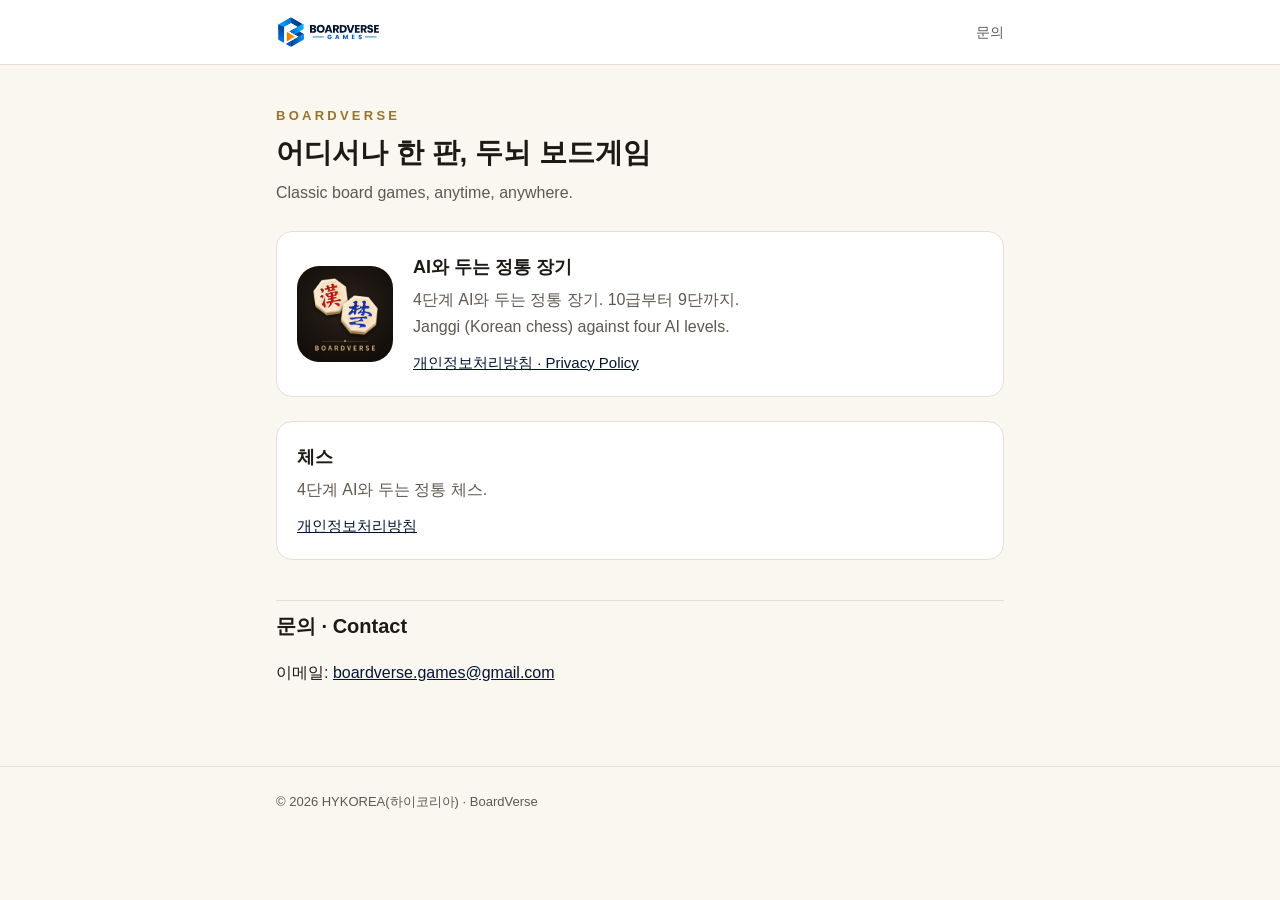
<file: index.html>
<!doctype html>
<html lang="ko">
<head>
<meta charset="utf-8">
<meta name="viewport" content="width=device-width, initial-scale=1">
<title>BoardVerse Games</title>
<meta name="description" content="어디서나 한 판, 두뇌 보드게임. Classic board games, anytime, anywhere.">
<link rel="icon" href="assets/boardverse-symbol.svg" type="image/svg+xml">
<link rel="stylesheet" href="assets/site.css">
</head>
<body>
<header class="site">
  <div class="wrap">
    <a href="./"><img src="assets/boardverse-logo.svg" alt="BoardVerse Games"></a>
    <nav><a href="#contact">문의</a></nav>
  </div>
</header>
<main>
  <div class="wrap">
    <p class="eyebrow">BOARDVERSE</p>
    <h1>어디서나 한 판, 두뇌 보드게임</h1>
    <p class="lead">Classic board games, anytime, anywhere.</p>

    <div class="card">
      <img src="assets/janggi-icon.png" alt="장기 앱 아이콘">
      <div>
        <h3>AI와 두는 정통 장기</h3>
        <p>4단계 AI와 두는 정통 장기. 10급부터 9단까지.<br>Janggi (Korean chess) against four AI levels.</p>
        <div class="links">
          <a href="janggi/privacy/">개인정보처리방침 · Privacy Policy</a>
        </div>
      </div>
    </div>

    <div class="card">
      <div>
        <h3>체스</h3>
        <p>4단계 AI와 두는 정통 체스.</p>
        <div class="links">
          <a href="chess/privacy/">개인정보처리방침</a>
        </div>
      </div>
    </div>

    <h2 id="contact">문의 · Contact</h2>
    <p>이메일: <a href="mailto:boardverse.games@gmail.com">boardverse.games@gmail.com</a></p>
  </div>
</main>
<footer>
  <div class="wrap">© 2026 HYKOREA(하이코리아) · BoardVerse</div>
</footer>
</body>
</html>
</file>
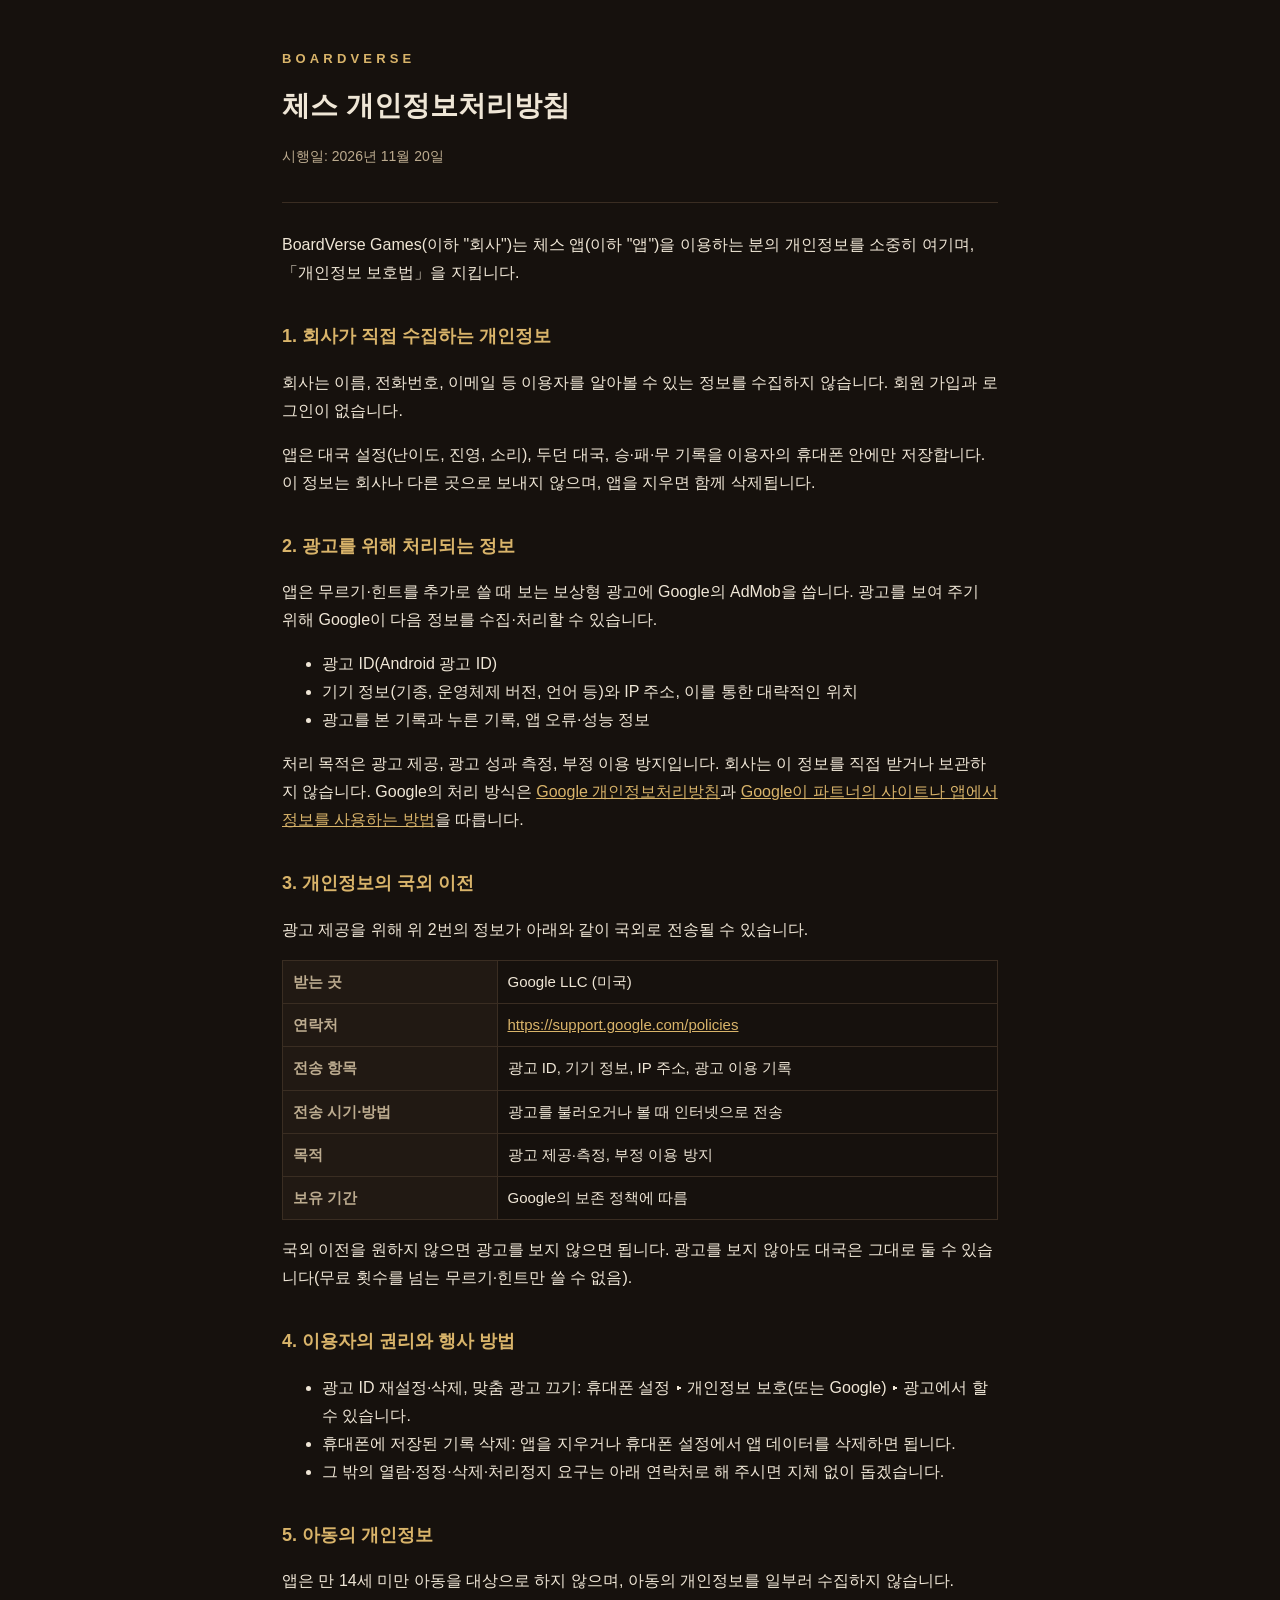
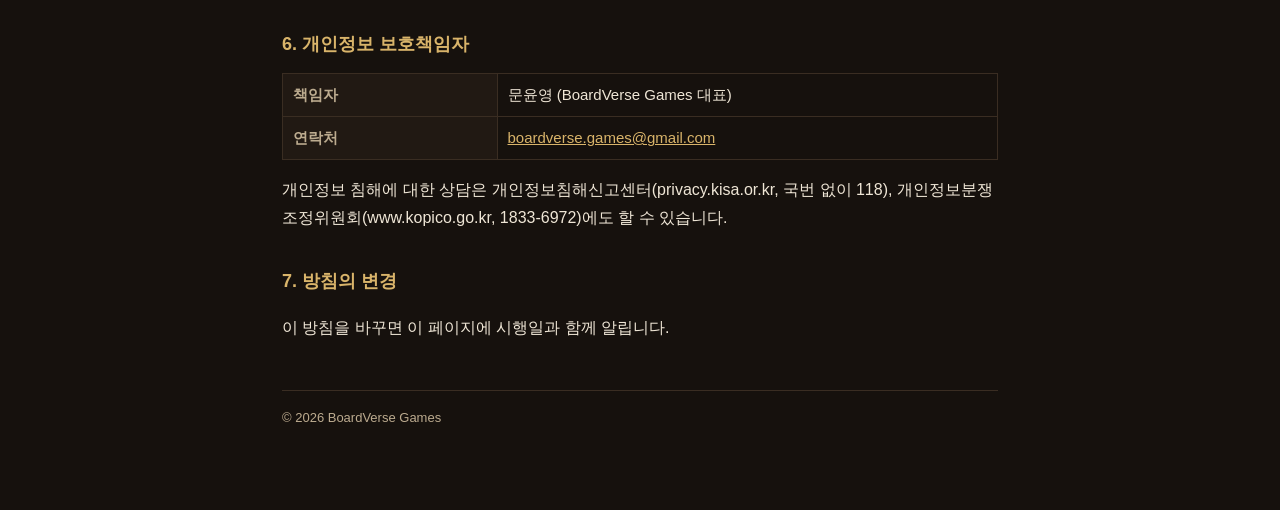
<file: chess/privacy/index.html>
<!DOCTYPE html>
<html lang="ko"><head><meta charset="utf-8"><meta name="viewport" content="width=device-width,initial-scale=1">
<title>체스 개인정보처리방침 · BoardVerse Games</title><link rel="stylesheet" href="/style.css"></head>
<body><main>
<header><div class="brand">BOARDVERSE</div><h1>체스 개인정보처리방침</h1><p class="mute">시행일: 2026년 11월 20일</p></header>

<p>BoardVerse Games(이하 "회사")는 체스 앱(이하 "앱")을 이용하는 분의 개인정보를 소중히 여기며, 「개인정보 보호법」을 지킵니다.</p>

<h2>1. 회사가 직접 수집하는 개인정보</h2>
<p>회사는 이름, 전화번호, 이메일 등 이용자를 알아볼 수 있는 정보를 수집하지 않습니다. 회원 가입과 로그인이 없습니다.</p>
<p>앱은 대국 설정(난이도, 진영, 소리), 두던 대국, 승·패·무 기록을 이용자의 휴대폰 안에만 저장합니다. 이 정보는 회사나 다른 곳으로 보내지 않으며, 앱을 지우면 함께 삭제됩니다.</p>

<h2>2. 광고를 위해 처리되는 정보</h2>
<p>앱은 무르기·힌트를 추가로 쓸 때 보는 보상형 광고에 Google의 AdMob을 씁니다. 광고를 보여 주기 위해 Google이 다음 정보를 수집·처리할 수 있습니다.</p>
<ul>
<li>광고 ID(Android 광고 ID)</li>
<li>기기 정보(기종, 운영체제 버전, 언어 등)와 IP 주소, 이를 통한 대략적인 위치</li>
<li>광고를 본 기록과 누른 기록, 앱 오류·성능 정보</li>
</ul>
<p>처리 목적은 광고 제공, 광고 성과 측정, 부정 이용 방지입니다. 회사는 이 정보를 직접 받거나 보관하지 않습니다. Google의 처리 방식은 <a href="https://policies.google.com/privacy">Google 개인정보처리방침</a>과 <a href="https://policies.google.com/technologies/partner-sites">Google이 파트너의 사이트나 앱에서 정보를 사용하는 방법</a>을 따릅니다.</p>

<h2>3. 개인정보의 국외 이전</h2>
<p>광고 제공을 위해 위 2번의 정보가 아래와 같이 국외로 전송될 수 있습니다.</p>
<table>
<tr><th>받는 곳</th><td>Google LLC (미국)</td></tr>
<tr><th>연락처</th><td><a href="https://support.google.com/policies">https://support.google.com/policies</a></td></tr>
<tr><th>전송 항목</th><td>광고 ID, 기기 정보, IP 주소, 광고 이용 기록</td></tr>
<tr><th>전송 시기·방법</th><td>광고를 불러오거나 볼 때 인터넷으로 전송</td></tr>
<tr><th>목적</th><td>광고 제공·측정, 부정 이용 방지</td></tr>
<tr><th>보유 기간</th><td>Google의 보존 정책에 따름</td></tr>
</table>
<p>국외 이전을 원하지 않으면 광고를 보지 않으면 됩니다. 광고를 보지 않아도 대국은 그대로 둘 수 있습니다(무료 횟수를 넘는 무르기·힌트만 쓸 수 없음).</p>

<h2>4. 이용자의 권리와 행사 방법</h2>
<ul>
<li>광고 ID 재설정·삭제, 맞춤 광고 끄기: 휴대폰 설정 ▸ 개인정보 보호(또는 Google) ▸ 광고에서 할 수 있습니다.</li>
<li>휴대폰에 저장된 기록 삭제: 앱을 지우거나 휴대폰 설정에서 앱 데이터를 삭제하면 됩니다.</li>
<li>그 밖의 열람·정정·삭제·처리정지 요구는 아래 연락처로 해 주시면 지체 없이 돕겠습니다.</li>
</ul>

<h2>5. 아동의 개인정보</h2>
<p>앱은 만 14세 미만 아동을 대상으로 하지 않으며, 아동의 개인정보를 일부러 수집하지 않습니다.</p>

<h2>6. 개인정보 보호책임자</h2>
<table>
<tr><th>책임자</th><td>문윤영 (BoardVerse Games 대표)</td></tr>
<tr><th>연락처</th><td><a href="mailto:boardverse.games@gmail.com">boardverse.games@gmail.com</a></td></tr>
</table>
<p>개인정보 침해에 대한 상담은 개인정보침해신고센터(privacy.kisa.or.kr, 국번 없이 118), 개인정보분쟁조정위원회(www.kopico.go.kr, 1833-6972)에도 할 수 있습니다.</p>

<h2>7. 방침의 변경</h2>
<p>이 방침을 바꾸면 이 페이지에 시행일과 함께 알립니다.</p>

<footer>© 2026 BoardVerse Games</footer>
</main></body></html>
</file>
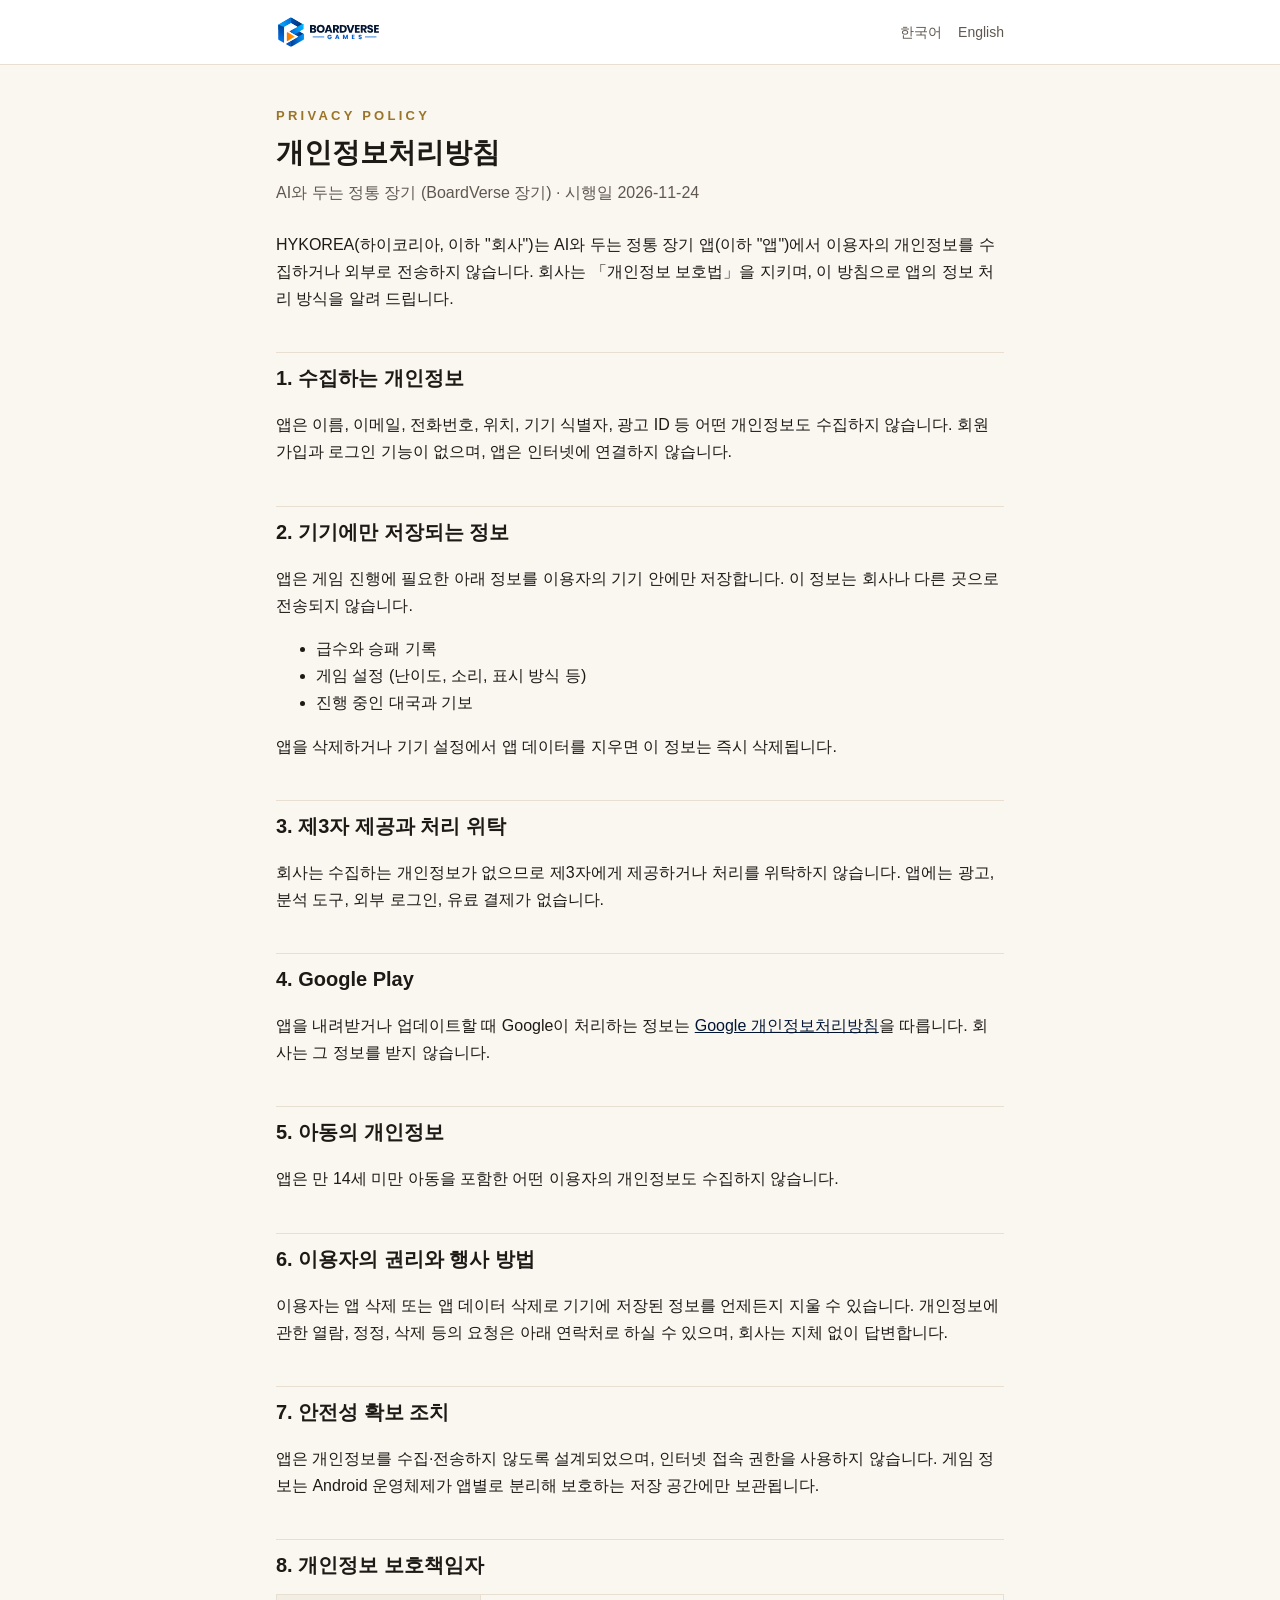
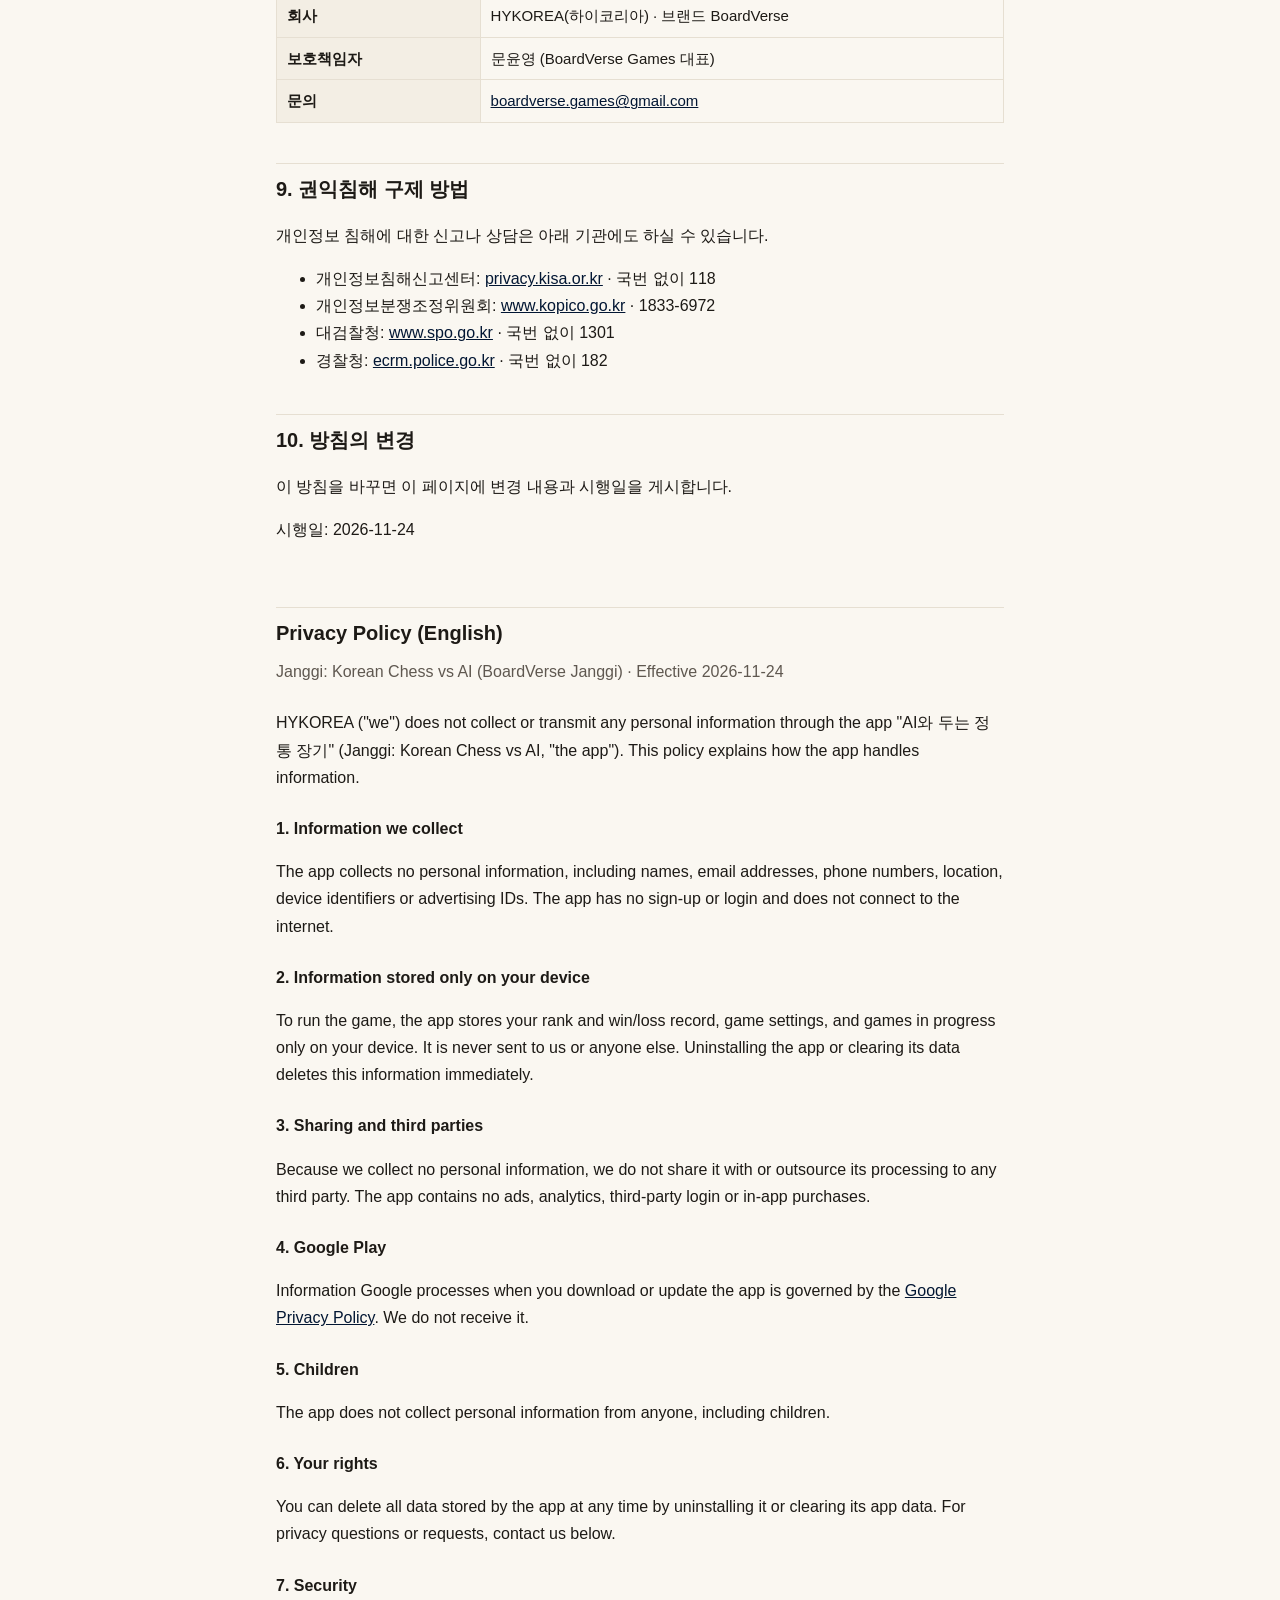
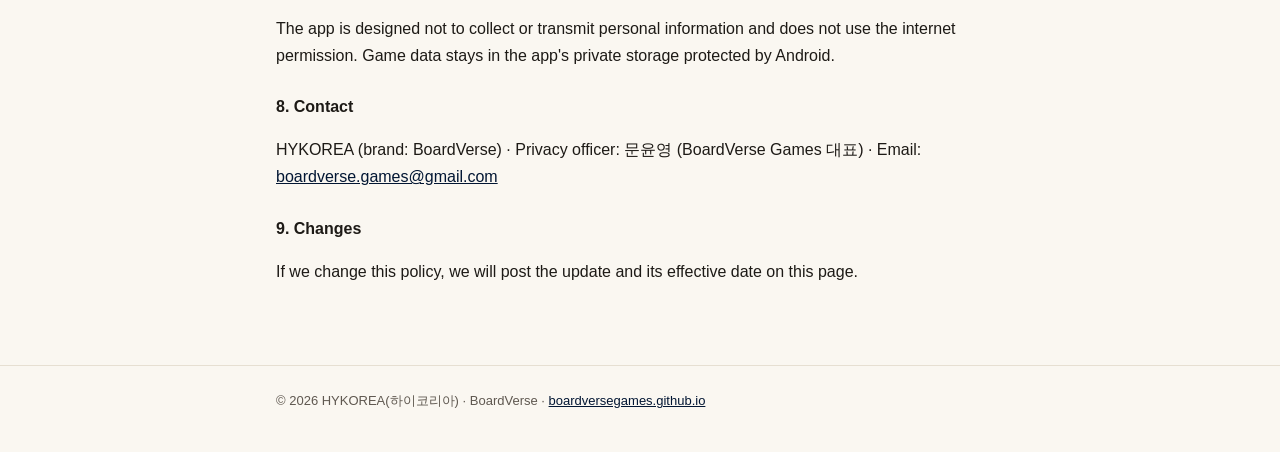
<file: janggi/privacy/index.html>
<!doctype html>
<html lang="ko">
<head>
<meta charset="utf-8">
<meta name="viewport" content="width=device-width, initial-scale=1">
<title>개인정보처리방침 · AI와 두는 정통 장기</title>
<meta name="description" content="BoardVerse 장기(AI와 두는 정통 장기) 앱의 개인정보처리방침">
<link rel="icon" href="../../assets/boardverse-symbol.svg" type="image/svg+xml">
<link rel="stylesheet" href="../../assets/site.css">
</head>
<body>
<header class="site">
  <div class="wrap">
    <a href="../../"><img src="../../assets/boardverse-logo.svg" alt="BoardVerse Games"></a>
    <nav><a href="#ko">한국어</a><a href="#en">English</a></nav>
  </div>
</header>
<main>
  <div class="wrap">

<section id="ko" lang="ko">
  <p class="eyebrow">PRIVACY POLICY</p>
  <h1>개인정보처리방침</h1>
  <p class="lead">AI와 두는 정통 장기 (BoardVerse 장기) · 시행일 2026-11-24</p>

  <p>HYKOREA(하이코리아, 이하 "회사")는 AI와 두는 정통 장기 앱(이하 "앱")에서 이용자의 개인정보를 수집하거나 외부로 전송하지 않습니다. 회사는 「개인정보 보호법」을 지키며, 이 방침으로 앱의 정보 처리 방식을 알려 드립니다.</p>

  <h2>1. 수집하는 개인정보</h2>
  <p>앱은 이름, 이메일, 전화번호, 위치, 기기 식별자, 광고 ID 등 어떤 개인정보도 수집하지 않습니다. 회원가입과 로그인 기능이 없으며, 앱은 인터넷에 연결하지 않습니다.</p>

  <h2>2. 기기에만 저장되는 정보</h2>
  <p>앱은 게임 진행에 필요한 아래 정보를 이용자의 기기 안에만 저장합니다. 이 정보는 회사나 다른 곳으로 전송되지 않습니다.</p>
  <ul>
    <li>급수와 승패 기록</li>
    <li>게임 설정 (난이도, 소리, 표시 방식 등)</li>
    <li>진행 중인 대국과 기보</li>
  </ul>
  <p>앱을 삭제하거나 기기 설정에서 앱 데이터를 지우면 이 정보는 즉시 삭제됩니다.</p>

  <h2>3. 제3자 제공과 처리 위탁</h2>
  <p>회사는 수집하는 개인정보가 없으므로 제3자에게 제공하거나 처리를 위탁하지 않습니다. 앱에는 광고, 분석 도구, 외부 로그인, 유료 결제가 없습니다.</p>

  <h2>4. Google Play</h2>
  <p>앱을 내려받거나 업데이트할 때 Google이 처리하는 정보는 <a href="https://policies.google.com/privacy" rel="noopener">Google 개인정보처리방침</a>을 따릅니다. 회사는 그 정보를 받지 않습니다.</p>

  <h2>5. 아동의 개인정보</h2>
  <p>앱은 만 14세 미만 아동을 포함한 어떤 이용자의 개인정보도 수집하지 않습니다.</p>

  <h2>6. 이용자의 권리와 행사 방법</h2>
  <p>이용자는 앱 삭제 또는 앱 데이터 삭제로 기기에 저장된 정보를 언제든지 지울 수 있습니다. 개인정보에 관한 열람, 정정, 삭제 등의 요청은 아래 연락처로 하실 수 있으며, 회사는 지체 없이 답변합니다.</p>

  <h2>7. 안전성 확보 조치</h2>
  <p>앱은 개인정보를 수집·전송하지 않도록 설계되었으며, 인터넷 접속 권한을 사용하지 않습니다. 게임 정보는 Android 운영체제가 앱별로 분리해 보호하는 저장 공간에만 보관됩니다.</p>

  <h2>8. 개인정보 보호책임자</h2>
  <table>
    <tr><th>회사</th><td>HYKOREA(하이코리아) · 브랜드 BoardVerse</td></tr>
    <tr><th>보호책임자</th><td>문윤영 (BoardVerse Games 대표)</td></tr>
    <tr><th>문의</th><td><a href="mailto:boardverse.games@gmail.com">boardverse.games@gmail.com</a></td></tr>
  </table>

  <h2>9. 권익침해 구제 방법</h2>
  <p>개인정보 침해에 대한 신고나 상담은 아래 기관에도 하실 수 있습니다.</p>
  <ul>
    <li>개인정보침해신고센터: <a href="https://privacy.kisa.or.kr" rel="noopener">privacy.kisa.or.kr</a> · 국번 없이 118</li>
    <li>개인정보분쟁조정위원회: <a href="https://www.kopico.go.kr" rel="noopener">www.kopico.go.kr</a> · 1833-6972</li>
    <li>대검찰청: <a href="https://www.spo.go.kr" rel="noopener">www.spo.go.kr</a> · 국번 없이 1301</li>
    <li>경찰청: <a href="https://ecrm.police.go.kr" rel="noopener">ecrm.police.go.kr</a> · 국번 없이 182</li>
  </ul>

  <h2>10. 방침의 변경</h2>
  <p>이 방침을 바꾸면 이 페이지에 변경 내용과 시행일을 게시합니다.</p>
  <p>시행일: 2026-11-24</p>
</section>

<section id="en" lang="en">
  <h2 style="margin-top:64px">Privacy Policy (English)</h2>
  <p class="lead">Janggi: Korean Chess vs AI (BoardVerse Janggi) · Effective 2026-11-24</p>

  <p>HYKOREA ("we") does not collect or transmit any personal information through the app "AI와 두는 정통 장기" (Janggi: Korean Chess vs AI, "the app"). This policy explains how the app handles information.</p>

  <h3>1. Information we collect</h3>
  <p>The app collects no personal information, including names, email addresses, phone numbers, location, device identifiers or advertising IDs. The app has no sign-up or login and does not connect to the internet.</p>

  <h3>2. Information stored only on your device</h3>
  <p>To run the game, the app stores your rank and win/loss record, game settings, and games in progress only on your device. It is never sent to us or anyone else. Uninstalling the app or clearing its data deletes this information immediately.</p>

  <h3>3. Sharing and third parties</h3>
  <p>Because we collect no personal information, we do not share it with or outsource its processing to any third party. The app contains no ads, analytics, third-party login or in-app purchases.</p>

  <h3>4. Google Play</h3>
  <p>Information Google processes when you download or update the app is governed by the <a href="https://policies.google.com/privacy" rel="noopener">Google Privacy Policy</a>. We do not receive it.</p>

  <h3>5. Children</h3>
  <p>The app does not collect personal information from anyone, including children.</p>

  <h3>6. Your rights</h3>
  <p>You can delete all data stored by the app at any time by uninstalling it or clearing its app data. For privacy questions or requests, contact us below.</p>

  <h3>7. Security</h3>
  <p>The app is designed not to collect or transmit personal information and does not use the internet permission. Game data stays in the app's private storage protected by Android.</p>

  <h3>8. Contact</h3>
  <p>HYKOREA (brand: BoardVerse) · Privacy officer: 문윤영 (BoardVerse Games 대표) · Email: <a href="mailto:boardverse.games@gmail.com">boardverse.games@gmail.com</a></p>

  <h3>9. Changes</h3>
  <p>If we change this policy, we will post the update and its effective date on this page.</p>
</section>

  </div>
</main>
<footer>
  <div class="wrap">© 2026 HYKOREA(하이코리아) · BoardVerse · <a href="../../">boardversegames.github.io</a></div>
</footer>
</body>
</html>
</file>
<file: assets/site.css>
:root {
  --bg: #faf7f1;
  --surface: #ffffff;
  --ink: #1d1a16;
  --muted: #5f5850;
  --line: #e6dfd2;
  --gold: #9a7428;
  --navy: #021633;
}
* { box-sizing: border-box; }
html { -webkit-text-size-adjust: 100%; }
body {
  margin: 0;
  background: var(--bg);
  color: var(--ink);
  font-family: -apple-system, BlinkMacSystemFont, "Apple SD Gothic Neo", "Malgun Gothic", "Noto Sans KR", "Segoe UI", Roboto, sans-serif;
  line-height: 1.7;
  font-size: 16px;
}
a { color: var(--navy); }
.wrap { max-width: 760px; margin: 0 auto; padding: 0 16px; }
header.site { border-bottom: 1px solid var(--line); background: var(--surface); }
header.site .wrap { display: flex; align-items: center; justify-content: space-between; height: 64px; }
header.site img { height: 34px; width: auto; display: block; }
header.site nav a { color: var(--muted); text-decoration: none; font-size: 14px; margin-left: 16px; }
main { padding: 40px 0 64px; }
h1 { font-size: 28px; line-height: 1.3; margin: 0 0 8px; }
h2 { font-size: 20px; margin: 40px 0 8px; padding-top: 8px; border-top: 1px solid var(--line); }
h3 { font-size: 16px; margin: 24px 0 4px; }
.lead { color: var(--muted); margin: 0 0 24px; }
.eyebrow { color: var(--gold); letter-spacing: .25em; font-size: 13px; font-weight: 700; margin: 0 0 8px; }
.card { display: flex; gap: 20px; align-items: center; background: var(--surface); border: 1px solid var(--line); border-radius: 16px; padding: 20px; margin: 24px 0; }
.card img { width: 96px; height: 96px; border-radius: 22px; flex: none; }
.card h3 { margin: 0; font-size: 18px; }
.card p { margin: 4px 0 8px; color: var(--muted); }
.links a { margin-right: 16px; font-size: 15px; }
.lang { font-size: 14px; color: var(--muted); }
table { width: 100%; border-collapse: collapse; margin: 12px 0; font-size: 15px; }
th, td { text-align: left; vertical-align: top; padding: 8px 10px; border: 1px solid var(--line); }
th { background: #f3eee4; width: 28%; }
footer { border-top: 1px solid var(--line); padding: 24px 0 40px; color: var(--muted); font-size: 13px; }
@media (max-width: 480px) {
  h1 { font-size: 24px; }
  .card { flex-direction: column; align-items: flex-start; }
  th { width: 36%; }
}
</file>
<file: style.css>
:root{--bg:#16110d;--card:#211913;--ink:#efe6d6;--mute:#bcab8f;--gold:#d9b46a;--line:#3a2d22}
*{box-sizing:border-box}
body{margin:0;background:var(--bg);color:var(--ink);font-family:-apple-system,"Apple SD Gothic Neo","Noto Sans KR","Malgun Gothic",sans-serif;line-height:1.75;font-size:16px}
main{max-width:760px;margin:0 auto;padding:48px 22px 80px}
header{border-bottom:1px solid var(--line);padding-bottom:20px;margin-bottom:28px}
.brand{color:var(--gold);letter-spacing:.32em;font-size:13px;font-weight:700}
h1{font-size:28px;margin:10px 0 6px}
h2{font-size:18px;color:var(--gold);margin:34px 0 8px}
p,li{color:var(--ink)}
.mute{color:var(--mute);font-size:14px}
a{color:var(--gold)}
table{width:100%;border-collapse:collapse;margin:12px 0;font-size:15px}
th,td{border:1px solid var(--line);padding:8px 10px;text-align:left;vertical-align:top}
th{background:var(--card);color:var(--mute);font-weight:600;width:30%}
.card{background:var(--card);border:1px solid var(--line);border-radius:14px;padding:18px 20px;margin:14px 0}
footer{margin-top:48px;border-top:1px solid var(--line);padding-top:16px;color:var(--mute);font-size:13px}
</file>
